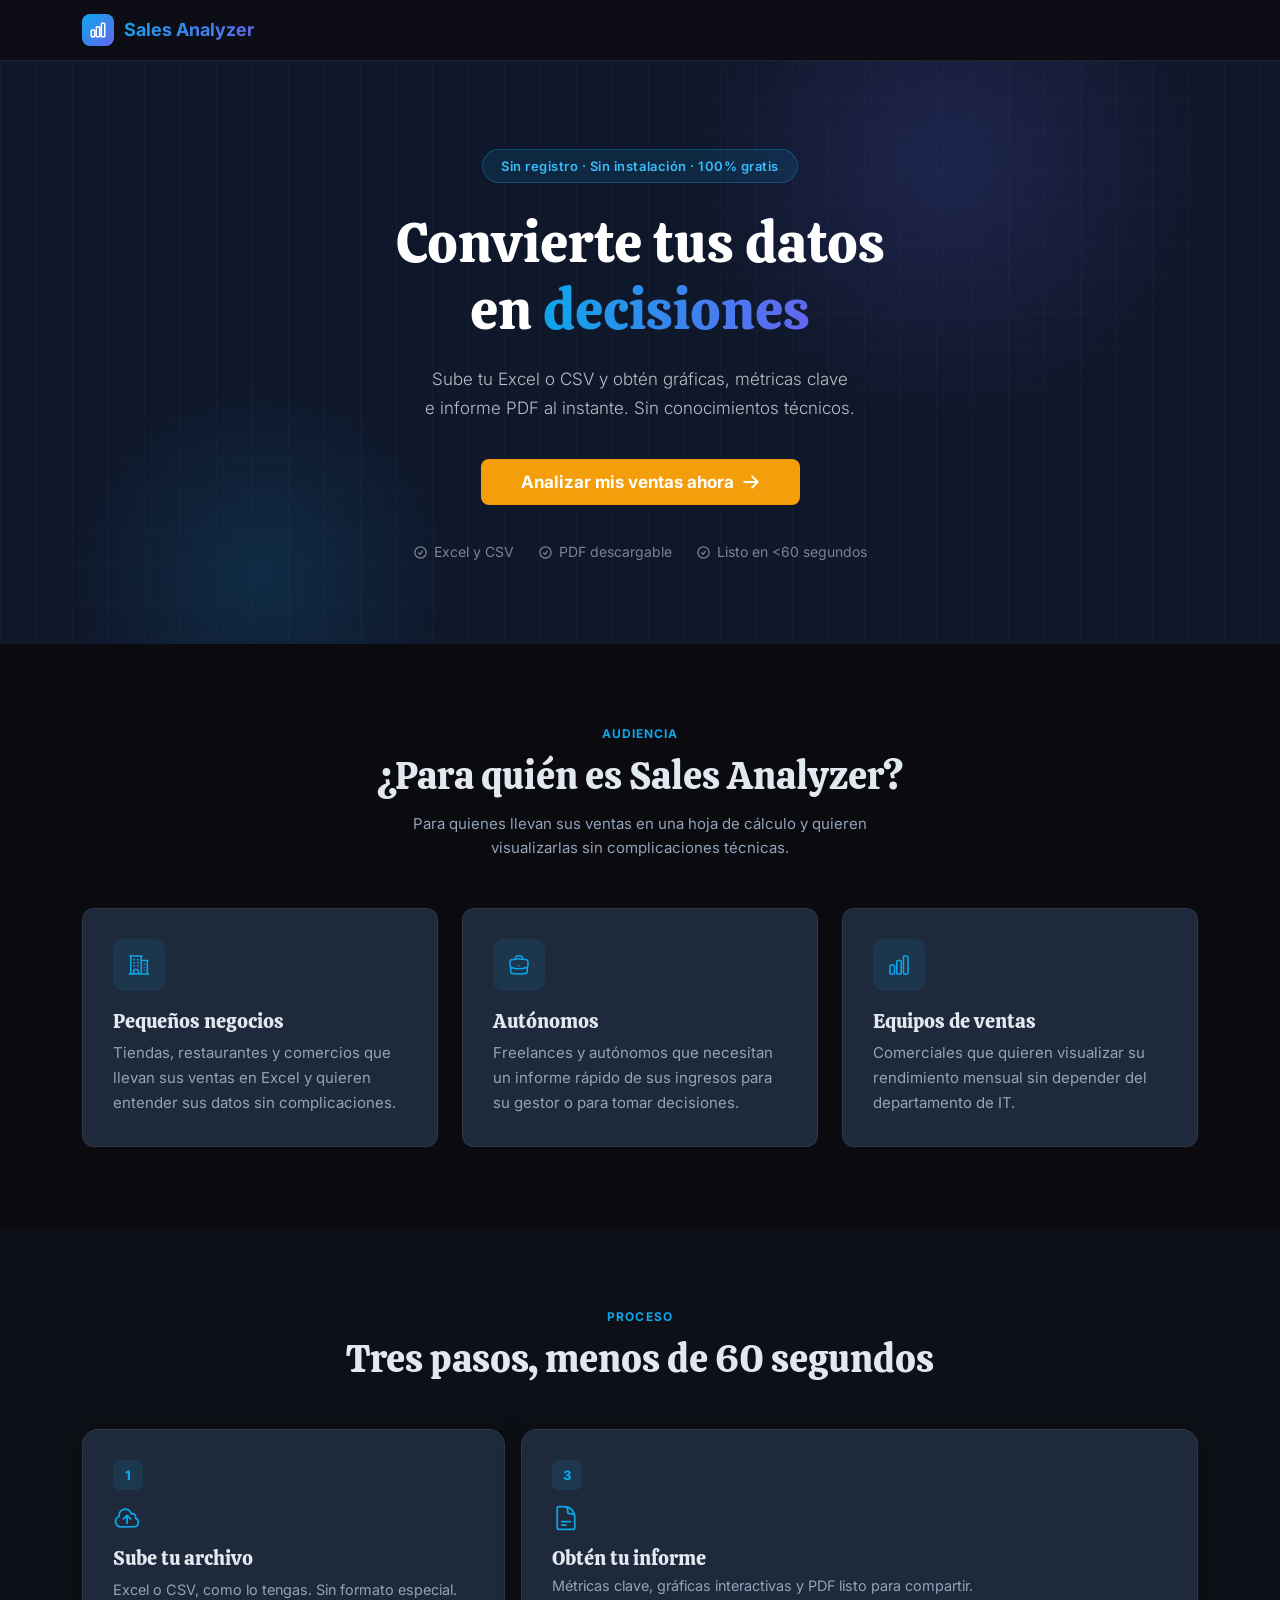
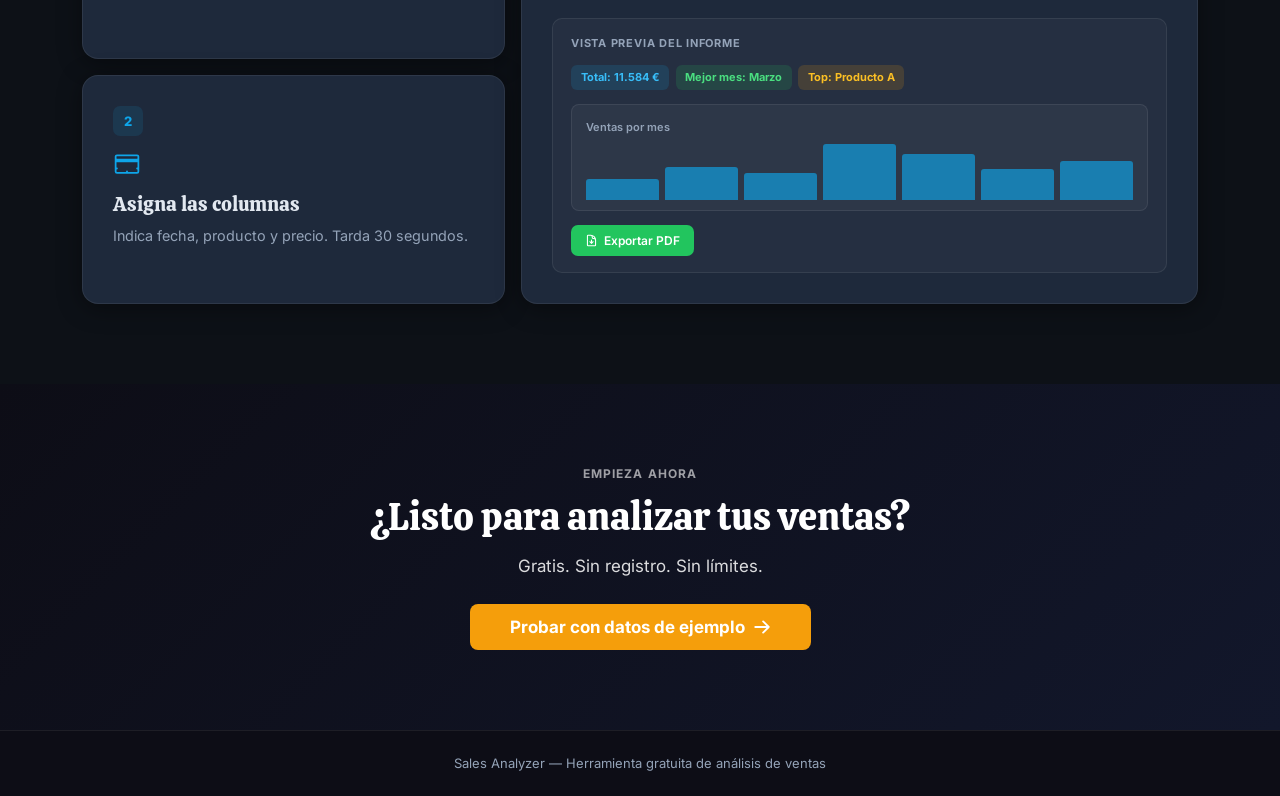
<file: templates/landing.html>
<!DOCTYPE html>
<html lang="es">
<head>
    <meta charset="UTF-8">
    <meta name="viewport" content="width=device-width, initial-scale=1.0">
    <title>Sales Analyzer — Analiza tus ventas en segundos</title>
    <link href="https://cdn.jsdelivr.net/npm/bootstrap@5.3.0/dist/css/bootstrap.min.css" rel="stylesheet">
    <link rel="stylesheet" href="/static/styles.css">
    <style>
        /* ── Dark Hero ─────────────────────────────────────── */
        .hero {
            background-color: #0f172a;
            background-image:
                linear-gradient(rgba(255,255,255,.025) 1px, transparent 1px),
                linear-gradient(90deg, rgba(255,255,255,.025) 1px, transparent 1px);
            background-size: 36px 36px;
            padding: 5.5rem 0 5rem;
            color: #fff;
            text-align: center;
            position: relative;
            overflow: hidden;
        }
        .hero::before {
            content: '';
            position: absolute;
            width: 560px; height: 560px;
            background: radial-gradient(circle, rgba(99,102,241,.18) 0%, transparent 65%);
            top: -180px; right: 4%;
            pointer-events: none;
        }
        .hero::after {
            content: '';
            position: absolute;
            width: 420px; height: 420px;
            background: radial-gradient(circle, rgba(14,165,233,.14) 0%, transparent 65%);
            bottom: -140px; left: 4%;
            pointer-events: none;
        }
        .hero__eyebrow {
            display: inline-block;
            background: rgba(14,165,233,.12);
            color: #38bdf8;
            border: 1px solid rgba(14,165,233,.3);
            border-radius: 99px;
            padding: .35rem 1.125rem;
            font-size: .8125rem;
            font-weight: 600;
            letter-spacing: .04em;
            margin-bottom: 1.625rem;
        }
        .hero h1 { font-size: clamp(2.375rem, 5.5vw, 3.5rem); margin-bottom: 1.375rem; color: #fff; }
        .hero h1 .accent-text {
            background: linear-gradient(90deg, #0ea5e9 0%, #6366f1 100%);
            -webkit-background-clip: text;
            -webkit-text-fill-color: transparent;
            background-clip: text;
        }
        .hero .lead { font-size: 1.0625rem; color: rgba(255,255,255,.72); max-width: 520px; margin: 0 auto 2.25rem; line-height: 1.7; }
        .trust-badge { color: rgba(255,255,255,.58); }

        /* ── Bento Grid ─────────────────────────────────────── */
        .bento-grid {
            display: grid;
            grid-template-columns: 1fr 1.6fr;
            grid-template-rows: 1fr 1fr;
            gap: 1rem;
        }
        .bento-card {
            background: var(--color-surface);
            border: 1px solid var(--color-border);
            border-radius: 16px;
            padding: 1.875rem;
            box-shadow: var(--shadow-card);
        }
        .bento-card--step1 { grid-column: 1; grid-row: 1; }
        .bento-card--step2 { grid-column: 1; grid-row: 2; }
        .bento-card--step3 { grid-column: 2; grid-row: 1 / 3; display: flex; flex-direction: column; }
        @media (max-width: 767px) {
            .bento-grid { grid-template-columns: 1fr; grid-template-rows: auto; }
            .bento-card--step3 { grid-column: 1; grid-row: auto; }
        }
        .bento-step-num {
            display: inline-flex;
            align-items: center; justify-content: center;
            width: 30px; height: 30px;
            background: var(--color-primary-light);
            color: var(--color-primary);
            border-radius: 7px;
            font-size: .8125rem; font-weight: 800;
            margin-bottom: .875rem;
        }

        /* ── Mock Report Preview ────────────────────────────── */
        .mock-report {
            background: rgba(255,255,255,.03);
            border: 1px solid rgba(255,255,255,.08);
            border-radius: 10px;
            padding: 1rem 1.125rem;
            flex: 1;
            margin-top: 1.25rem;
            pointer-events: none;
            user-select: none;
        }
        .mock-report__title {
            font-size: .6875rem; font-weight: 700;
            text-transform: uppercase; letter-spacing: .07em;
            color: var(--color-text-muted); margin-bottom: .75rem;
        }
        .mock-kpis { display: flex; gap: .4rem; flex-wrap: wrap; margin-bottom: .875rem; }
        .mock-kpi {
            padding: .3rem .6rem; border-radius: 6px;
            font-size: .6875rem; font-weight: 700; line-height: 1.4;
        }
        .mk-blue  { background: rgba(14,165,233,.15); color: #38bdf8; }
        .mk-green { background: rgba(34,197,94,.15);  color: #4ade80; }
        .mk-amber { background: rgba(245,158,11,.15); color: #fbbf24; }
        .mock-chart-wrap {
            background: rgba(255,255,255,.04); border: 1px solid rgba(255,255,255,.08);
            border-radius: 8px; padding: .875rem .875rem .625rem; margin-bottom: .875rem;
        }
        .mock-chart-lbl { font-size: .6875rem; color: var(--color-text-muted); font-weight: 600; margin-bottom: .5rem; }
        .mock-bars { display: flex; align-items: flex-end; gap: .375rem; height: 56px; }
        .mock-bar { flex: 1; background: var(--color-primary); border-radius: 3px 3px 0 0; opacity: .65; transition: height 0.6s ease; }
        .mock-export {
            display: inline-flex; align-items: center; gap: .375rem;
            background: var(--color-success); color: #fff;
            padding: .375rem .875rem; border-radius: 7px;
            font-size: .75rem; font-weight: 600;
        }

        @keyframes fadeInUp {
            from { opacity: 0; transform: translateY(24px); }
            to   { opacity: 1; transform: translateY(0); }
        }
        .anim { opacity: 0; animation: fadeInUp 0.6s ease forwards; }
        .anim-1 { animation-delay: 0.1s; }
        .anim-2 { animation-delay: 0.25s; }
        .anim-3 { animation-delay: 0.4s; }
        .anim-4 { animation-delay: 0.55s; }

        /* ── Scroll reveal ─────────────────────────────────── */
        .will-reveal {
            opacity: 0;
            transform: translateY(22px);
            transition: opacity 0.6s ease var(--reveal-delay, 0s),
                        transform 0.6s ease var(--reveal-delay, 0s);
        }
        .will-reveal.in-view { opacity: 1; transform: translateY(0); }
    </style>
</head>
<body>

    <!-- Navbar -->
    <nav class="sa-nav">
        <div class="container d-flex align-items-center justify-content-between">
            <a class="sa-nav__brand" href="/">
                <span class="nav-logo-icon" aria-hidden="true">
                    <svg width="18" height="18" fill="none" stroke="#fff" stroke-width="2" viewBox="0 0 24 24">
                        <path stroke-linecap="round" stroke-linejoin="round" d="M3 13.125C3 12.504 3.504 12 4.125 12h2.25c.621 0 1.125.504 1.125 1.125v6.75C7.5 20.496 6.996 21 6.375 21h-2.25A1.125 1.125 0 0 1 3 19.875v-6.75ZM9.75 8.625c0-.621.504-1.125 1.125-1.125h2.25c.621 0 1.125.504 1.125 1.125v11.25c0 .621-.504 1.125-1.125 1.125h-2.25a1.125 1.125 0 0 1-1.125-1.125V8.625ZM16.5 4.125c0-.621.504-1.125 1.125-1.125h2.25C20.496 3 21 3.504 21 4.125v15.75c0 .621-.504 1.125-1.125 1.125h-2.25a1.125 1.125 0 0 1-1.125-1.125V4.125Z"/>
                    </svg>
                </span>
                <span class="brand-text">Sales Analyzer</span>
            </a>
        </div>
    </nav>

    <!-- Hero -->
    <section class="hero">
        <div class="container" style="position:relative;z-index:1;">
            <div class="hero__eyebrow anim anim-1">Sin registro &middot; Sin instalación &middot; 100% gratis</div>
            <h1 class="anim anim-2">Convierte tus datos<br>en <span class="accent-text">decisiones</span></h1>
            <p class="lead anim anim-3">
                Sube tu Excel o CSV y obtén gráficas, métricas clave<br>
                e informe PDF al instante. Sin conocimientos técnicos.
            </p>
            <a href="/app" class="btn-sa btn-sa--accent anim anim-4">
                Analizar mis ventas ahora
                <svg class="sa-icon" width="18" height="18" fill="none" stroke="currentColor" stroke-width="2.5" viewBox="0 0 24 24" aria-hidden="true">
                    <path stroke-linecap="round" stroke-linejoin="round" d="M13.5 4.5 21 12m0 0-7.5 7.5M21 12H3"/>
                </svg>
            </a>
            <div class="trust-badges">
                <span class="trust-badge">
                    <svg class="sa-icon" width="15" height="15" fill="none" stroke="currentColor" stroke-width="2" viewBox="0 0 24 24" aria-hidden="true"><path stroke-linecap="round" stroke-linejoin="round" d="M9 12.75 11.25 15 15 9.75M21 12a9 9 0 1 1-18 0 9 9 0 0 1 18 0Z"/></svg>
                    Excel y CSV
                </span>
                <span class="trust-badge">
                    <svg class="sa-icon" width="15" height="15" fill="none" stroke="currentColor" stroke-width="2" viewBox="0 0 24 24" aria-hidden="true"><path stroke-linecap="round" stroke-linejoin="round" d="M9 12.75 11.25 15 15 9.75M21 12a9 9 0 1 1-18 0 9 9 0 0 1 18 0Z"/></svg>
                    PDF descargable
                </span>
                <span class="trust-badge">
                    <svg class="sa-icon" width="15" height="15" fill="none" stroke="currentColor" stroke-width="2" viewBox="0 0 24 24" aria-hidden="true"><path stroke-linecap="round" stroke-linejoin="round" d="M9 12.75 11.25 15 15 9.75M21 12a9 9 0 1 1-18 0 9 9 0 0 1 18 0Z"/></svg>
                    Listo en &lt;60 segundos
                </span>
            </div>
        </div>
    </section>

    <!-- Para quién es -->
    <section class="l-section">
        <div class="container">
            <div class="text-center mb-5">
                <span class="l-eyebrow">Audiencia</span>
                <h2 class="l-title">¿Para quién es Sales Analyzer?</h2>
                <p class="text-muted mx-auto" style="max-width:500px;font-size:.9375rem;">Para quienes llevan sus ventas en una hoja de cálculo y quieren visualizarlas sin complicaciones técnicas.</p>
            </div>
            <div class="row g-4">
                <div class="col-md-4">
                    <div class="feature-card">
                        <div class="feature-icon-wrap" aria-hidden="true">
                            <svg width="24" height="24" fill="none" stroke="currentColor" stroke-width="1.5" viewBox="0 0 24 24">
                                <path stroke-linecap="round" stroke-linejoin="round" d="M2.25 21h19.5m-18-18v18m10.5-18v18m6-13.5V21M6.75 6.75h.75m-.75 3h.75m-.75 3h.75m3-6h.75m-.75 3h.75m-.75 3h.75M6.75 21v-3.375c0-.621.504-1.125 1.125-1.125h2.25c.621 0 1.125.504 1.125 1.125V21M3 3h12m-.75 4.5H21m-3.75 3.75h.008v.008h-.008v-.008Zm0 3h.008v.008h-.008v-.008Zm0 3h.008v.008h-.008v-.008Z"/>
                            </svg>
                        </div>
                        <h5 class="mb-2">Pequeños negocios</h5>
                        <p class="text-muted mb-0" style="font-size:.9375rem;line-height:1.65;">Tiendas, restaurantes y comercios que llevan sus ventas en Excel y quieren entender sus datos sin complicaciones.</p>
                    </div>
                </div>
                <div class="col-md-4">
                    <div class="feature-card">
                        <div class="feature-icon-wrap" aria-hidden="true">
                            <svg width="24" height="24" fill="none" stroke="currentColor" stroke-width="1.5" viewBox="0 0 24 24">
                                <path stroke-linecap="round" stroke-linejoin="round" d="M20.25 14.15v4.25c0 1.094-.787 2.036-1.872 2.18-2.087.277-4.216.42-6.378.42s-4.291-.143-6.378-.42c-1.085-.144-1.872-1.086-1.872-2.18v-4.25m16.5 0a2.18 2.18 0 0 0 .75-1.661V8.706c0-1.081-.768-2.015-1.837-2.175a48.114 48.114 0 0 0-3.413-.387m4.5 8.006c-.194.165-.42.295-.673.38A23.978 23.978 0 0 1 12 15.75c-2.648 0-5.195-.429-7.577-1.22a2.016 2.016 0 0 1-.673-.38m0 0A2.18 2.18 0 0 1 3 12.489V8.706c0-1.081.768-2.015 1.837-2.175a48.111 48.111 0 0 1 3.413-.387m7.5 0V5.25A2.25 2.25 0 0 0 13.5 3h-3a2.25 2.25 0 0 0-2.25 2.25v.894m7.5 0a48.667 48.667 0 0 0-7.5 0M12 12.75h.008v.008H12v-.008Z"/>
                            </svg>
                        </div>
                        <h5 class="mb-2">Autónomos</h5>
                        <p class="text-muted mb-0" style="font-size:.9375rem;line-height:1.65;">Freelances y autónomos que necesitan un informe rápido de sus ingresos para su gestor o para tomar decisiones.</p>
                    </div>
                </div>
                <div class="col-md-4">
                    <div class="feature-card">
                        <div class="feature-icon-wrap" aria-hidden="true">
                            <svg width="24" height="24" fill="none" stroke="currentColor" stroke-width="1.5" viewBox="0 0 24 24">
                                <path stroke-linecap="round" stroke-linejoin="round" d="M3 13.125C3 12.504 3.504 12 4.125 12h2.25c.621 0 1.125.504 1.125 1.125v6.75C7.5 20.496 6.996 21 6.375 21h-2.25A1.125 1.125 0 0 1 3 19.875v-6.75ZM9.75 8.625c0-.621.504-1.125 1.125-1.125h2.25c.621 0 1.125.504 1.125 1.125v11.25c0 .621-.504 1.125-1.125 1.125h-2.25a1.125 1.125 0 0 1-1.125-1.125V8.625ZM16.5 4.125c0-.621.504-1.125 1.125-1.125h2.25C20.496 3 21 3.504 21 4.125v15.75c0 .621-.504 1.125-1.125 1.125h-2.25a1.125 1.125 0 0 1-1.125-1.125V4.125Z"/>
                            </svg>
                        </div>
                        <h5 class="mb-2">Equipos de ventas</h5>
                        <p class="text-muted mb-0" style="font-size:.9375rem;line-height:1.65;">Comerciales que quieren visualizar su rendimiento mensual sin depender del departamento de IT.</p>
                    </div>
                </div>
            </div>
        </div>
    </section>

    <!-- Cómo funciona — Bento Grid -->
    <section class="l-section l-section--muted">
        <div class="container">
            <div class="text-center mb-5">
                <span class="l-eyebrow">Proceso</span>
                <h2 class="l-title">Tres pasos, menos de 60 segundos</h2>
            </div>
            <div class="bento-grid">

                <!-- Step 1 -->
                <div class="bento-card bento-card--step1">
                    <div class="bento-step-num" aria-hidden="true">1</div>
                    <div style="color:var(--color-primary);margin-bottom:.875rem;" aria-hidden="true">
                        <svg width="28" height="28" fill="none" stroke="currentColor" stroke-width="1.5" viewBox="0 0 24 24">
                            <path stroke-linecap="round" stroke-linejoin="round" d="M12 16.5V9.75m0 0 3 3m-3-3-3 3M6.75 19.5a4.5 4.5 0 0 1-1.41-8.775 5.25 5.25 0 0 1 10.233-2.33 3 3 0 0 1 3.758 3.848A3.752 3.752 0 0 1 18 19.5H6.75Z"/>
                        </svg>
                    </div>
                    <h5 class="mb-2">Sube tu archivo</h5>
                    <p class="text-muted mb-0" style="font-size:.9rem;line-height:1.65;">Excel o CSV, como lo tengas. Sin formato especial.</p>
                </div>

                <!-- Step 2 -->
                <div class="bento-card bento-card--step2">
                    <div class="bento-step-num" aria-hidden="true">2</div>
                    <div style="color:var(--color-primary);margin-bottom:.875rem;" aria-hidden="true">
                        <svg width="28" height="28" fill="none" stroke="currentColor" stroke-width="1.5" viewBox="0 0 24 24">
                            <path stroke-linecap="round" stroke-linejoin="round" d="M3.375 19.5h17.25m-17.25 0a1.125 1.125 0 0 1-1.125-1.125M3.375 19.5h7.5c.621 0 1.125-.504 1.125-1.125m-9.75 0V5.625m0 12.75v-1.5c0-.621.504-1.125 1.125-1.125m18.375 2.625V5.625m0 12.75c0 .621-.504 1.125-1.125 1.125m1.125-1.125v-1.5c0-.621-.504-1.125-1.125-1.125m0 3.75h-7.5A1.125 1.125 0 0 1 12 18.375m9.75-12.75c0-.621-.504-1.125-1.125-1.125H3.375c-.621 0-1.125.504-1.125 1.125m19.5 0v1.5c0 .621-.504 1.125-1.125 1.125M2.25 5.625v1.5c0 .621.504 1.125 1.125 1.125m0 0h17.25m-17.25 0c-.621 0-1.125.504-1.125 1.125v1.5m18.375-2.625c.621 0 1.125.504 1.125 1.125v1.5m-1.125-1.125H3.375"/>
                        </svg>
                    </div>
                    <h5 class="mb-2">Asigna las columnas</h5>
                    <p class="text-muted mb-0" style="font-size:.9rem;line-height:1.65;">Indica fecha, producto y precio. Tarda 30 segundos.</p>
                </div>

                <!-- Step 3 — con mock del informe -->
                <div class="bento-card bento-card--step3">
                    <div class="bento-step-num" aria-hidden="true">3</div>
                    <div style="color:var(--color-primary);margin-bottom:.875rem;" aria-hidden="true">
                        <svg width="28" height="28" fill="none" stroke="currentColor" stroke-width="1.5" viewBox="0 0 24 24">
                            <path stroke-linecap="round" stroke-linejoin="round" d="M19.5 14.25v-2.625a3.375 3.375 0 0 0-3.375-3.375h-1.5A1.125 1.125 0 0 1 13.5 7.125v-1.5a3.375 3.375 0 0 0-3.375-3.375H8.25m0 12.75h7.5m-7.5 3H12M10.5 2.25H5.625c-.621 0-1.125.504-1.125 1.125v17.25c0 .621.504 1.125 1.125 1.125h12.75c.621 0 1.125-.504 1.125-1.125V11.25a9 9 0 0 0-9-9Z"/>
                        </svg>
                    </div>
                    <h5 class="mb-1">Obtén tu informe</h5>
                    <p class="text-muted" style="font-size:.9rem;line-height:1.65;margin-bottom:0;">Métricas clave, gráficas interactivas y PDF listo para compartir.</p>

                    <!-- Mock report preview -->
                    <div class="mock-report" aria-hidden="true">
                        <div class="mock-report__title">Vista previa del informe</div>
                        <div class="mock-kpis">
                            <div class="mock-kpi mk-blue">Total: 12.450 €</div>
                            <div class="mock-kpi mk-green">Mejor mes: Marzo</div>
                            <div class="mock-kpi mk-amber">Top: Producto A</div>
                        </div>
                        <div class="mock-chart-wrap">
                            <div class="mock-chart-lbl">Ventas por mes</div>
                            <div class="mock-bars">
                                <div class="mock-bar" data-h="38" style="height:0"></div>
                                <div class="mock-bar" data-h="60" style="height:0"></div>
                                <div class="mock-bar" data-h="48" style="height:0"></div>
                                <div class="mock-bar" data-h="100" style="height:0"></div>
                                <div class="mock-bar" data-h="82" style="height:0"></div>
                                <div class="mock-bar" data-h="55" style="height:0"></div>
                                <div class="mock-bar" data-h="70" style="height:0"></div>
                            </div>
                        </div>
                        <div class="mock-export">
                            <svg width="13" height="13" fill="none" stroke="currentColor" stroke-width="2" viewBox="0 0 24 24"><path stroke-linecap="round" stroke-linejoin="round" d="M19.5 14.25v-2.625a3.375 3.375 0 0 0-3.375-3.375h-1.5A1.125 1.125 0 0 1 13.5 7.125v-1.5a3.375 3.375 0 0 0-3.375-3.375H8.25m.75 12 3 3m0 0 3-3m-3 3v-6m-1.5-9H5.625c-.621 0-1.125.504-1.125 1.125v17.25c0 .621.504 1.125 1.125 1.125h12.75c.621 0 1.125-.504 1.125-1.125V11.25a9 9 0 0 0-9-9Z"/></svg>
                            Exportar PDF
                        </div>
                    </div>
                </div>

            </div>
        </div>
    </section>

    <!-- CTA Final -->
    <section class="l-section l-section--dark">
        <div class="container">
            <span class="l-eyebrow">Empieza ahora</span>
            <h2 class="l-title" style="color:#fff;">¿Listo para analizar tus ventas?</h2>
            <p class="mb-4" style="opacity:.85;font-size:1.0625rem;">Gratis. Sin registro. Sin límites.</p>
            <a href="/app" class="btn-sa btn-sa--accent">
                Probar con datos de ejemplo
                <svg class="sa-icon" width="18" height="18" fill="none" stroke="currentColor" stroke-width="2.5" viewBox="0 0 24 24" aria-hidden="true">
                    <path stroke-linecap="round" stroke-linejoin="round" d="M13.5 4.5 21 12m0 0-7.5 7.5M21 12H3"/>
                </svg>
            </a>
        </div>
    </section>

    <!-- Footer -->
    <footer class="sa-footer">
        <div class="container">
            Sales Analyzer &mdash; Herramienta gratuita de análisis de ventas
        </div>
    </footer>

<script>
(function () {
    // 1. Scroll reveal — feature cards, bento cards, CTA
    var revealObserver = new IntersectionObserver(function (entries) {
        entries.forEach(function (entry) {
            if (entry.isIntersecting) {
                entry.target.classList.add('in-view');
                revealObserver.unobserve(entry.target);
            }
        });
    }, { threshold: 0.15 });

    [
        { selector: '.feature-card',               baseDelay: 0.1,  step: 0.1  },
        { selector: '.bento-card',                 baseDelay: 0,    step: 0.15 },
        { selector: '.l-section--dark .container', baseDelay: 0,    step: 0    }
    ].forEach(function (group) {
        document.querySelectorAll(group.selector).forEach(function (el, i) {
            el.classList.add('will-reveal');
            el.style.setProperty('--reveal-delay', (group.baseDelay + i * group.step) + 's');
            revealObserver.observe(el);
        });
    });

    // 2. Bar grow animation
    var mockReport = document.querySelector('.mock-report');
    if (mockReport) {
        var barObserver = new IntersectionObserver(function (entries) {
            entries.forEach(function (entry) {
                if (entry.isIntersecting) {
                    entry.target.querySelectorAll('.mock-bar[data-h]').forEach(function (bar, i) {
                        setTimeout(function () { bar.style.height = bar.dataset.h + '%'; }, i * 80);
                    });
                    barObserver.unobserve(entry.target);
                }
            });
        }, { threshold: 0.3 });
        barObserver.observe(mockReport);
    }

    // 3. Counter 0 → 12.450 €
    var kpiEl = document.querySelector('.mock-kpi.mk-blue');
    if (kpiEl) {
        var counterObserver = new IntersectionObserver(function (entries) {
            entries.forEach(function (entry) {
                if (entry.isIntersecting) {
                    var target = 12450, duration = 1500, startTime = null;
                    function tick(now) {
                        if (!startTime) startTime = now;
                        var progress = Math.min((now - startTime) / duration, 1);
                        var eased = 1 - Math.pow(1 - progress, 3);
                        var value = Math.round(eased * target);
                        kpiEl.textContent = 'Total: ' + value.toLocaleString('es-ES') + ' €';
                        if (progress < 1) { requestAnimationFrame(tick); }
                    }
                    requestAnimationFrame(tick);
                    counterObserver.unobserve(entry.target);
                }
            });
        }, { threshold: 0.5 });
        counterObserver.observe(kpiEl);
    }
})();
</script>
</body>
</html>
</file>
<file: static/styles.css>
@import url('https://fonts.googleapis.com/css2?family=Calistoga&family=Inter:wght@300;400;500;600;700&display=swap');

/* ── Design Tokens ─────────────────────────────────────── */
:root {
    --color-primary:       #0ea5e9;
    --color-primary-dark:  #0284c7;
    --color-primary-light: rgba(14,165,233,.12);
    --color-secondary:     #6366f1;
    --color-accent:        #f59e0b;
    --color-accent-dark:   #d97706;
    --color-bg:            #0a0a0f;
    --color-surface:       #1e293b;
    --color-muted-bg:      #0d1117;
    --color-border:        rgba(255,255,255,.07);
    --color-text:          #e2e8f0;
    --color-text-muted:    #94a3b8;
    --color-success:       #22c55e;
    --color-danger:        #f87171;
    --radius-card:         12px;
    --shadow-card:         0 4px 24px rgba(0,0,0,.4);
    --shadow-hover:        0 8px 32px rgba(14,165,233,.15);
    --t-fast:              150ms ease;
    --t-normal:            250ms ease;
}

/* ── Base ──────────────────────────────────────────────── */
*, *::before, *::after { box-sizing: border-box; }

body {
    font-family: 'Inter', -apple-system, BlinkMacSystemFont, 'Segoe UI', sans-serif;
    background-color: var(--color-bg);
    color: var(--color-text);
    line-height: 1.6;
    -webkit-font-smoothing: antialiased;
}

h1, h2, h3, h4, h5, h6 {
    font-family: 'Calistoga', Georgia, serif;
    line-height: 1.2;
}

/* Bootstrap overrides for dark theme */
.text-muted { color: var(--color-text-muted) !important; }

.alert-success {
    background: rgba(34,197,94,.1) !important;
    border-color: rgba(34,197,94,.2) !important;
    color: #86efac !important;
}

/* ── Navbar ────────────────────────────────────────────── */
.sa-nav {
    background: #0d0d16;
    border-bottom: 1px solid rgba(255,255,255,.07);
    padding: 0.875rem 0;
    position: sticky;
    top: 0;
    z-index: 100;
}

.sa-nav__brand {
    font-family: 'Inter', sans-serif;
    font-size: 1.125rem;
    font-weight: 700;
    text-decoration: none;
    color: inherit;
    display: inline-flex;
    align-items: center;
    gap: 0.625rem;
}
.sa-nav__brand:hover { opacity: .85; }

.nav-logo-icon {
    width: 32px;
    height: 32px;
    border-radius: 8px;
    background: linear-gradient(135deg, #0ea5e9, #6366f1);
    display: inline-flex;
    align-items: center;
    justify-content: center;
    flex-shrink: 0;
}

.brand-text {
    background: linear-gradient(135deg, #0ea5e9, #6366f1);
    -webkit-background-clip: text;
    -webkit-text-fill-color: transparent;
    background-clip: text;
}

/* ── Buttons ───────────────────────────────────────────── */
.btn-sa {
    border: none;
    border-radius: 8px;
    font-weight: 600;
    cursor: pointer;
    display: inline-flex;
    align-items: center;
    gap: 0.5rem;
    text-decoration: none;
    line-height: 1;
    transition: opacity var(--t-fast), transform 100ms ease;
    padding: 0.65rem 1.375rem;
    font-size: 0.9375rem;
    font-family: 'Inter', sans-serif;
}
.btn-sa:active  { transform: scale(0.98); }
.btn-sa:disabled, .btn-sa[disabled] { opacity: 0.45; cursor: not-allowed; transform: none; pointer-events: none; }
.btn-sa:focus-visible { outline: 3px solid var(--color-primary); outline-offset: 2px; }

.btn-sa--primary {
    background: linear-gradient(135deg, #0ea5e9, #6366f1);
    color: #fff !important;
}
.btn-sa--primary:hover { opacity: .88; color: #fff; }

.btn-sa--accent { background: var(--color-accent); color: #fff !important; padding: 0.875rem 2.5rem; font-size: 1.0625rem; font-weight: 700; }
.btn-sa--accent:hover { background: var(--color-accent-dark); color: #fff; }

.btn-sa--success { background: var(--color-success); color: #fff !important; }
.btn-sa--success:hover { background: #16a34a; color: #fff; }

.btn-sa--ghost {
    background: transparent;
    color: var(--color-text) !important;
    border: 1.5px solid rgba(255,255,255,.15);
}
.btn-sa--ghost:hover {
    background: rgba(255,255,255,.05);
    border-color: rgba(255,255,255,.25);
}

/* ── Cards ─────────────────────────────────────────────── */
.sa-card {
    background: var(--color-surface);
    border: 1px solid var(--color-border);
    border-radius: var(--radius-card);
    box-shadow: var(--shadow-card);
    padding: 1.75rem;
}

/* ── Form ──────────────────────────────────────────────── */
.sa-field { margin-bottom: 1.25rem; }

.sa-label {
    display: block;
    font-size: 0.875rem;
    font-weight: 600;
    color: var(--color-text);
    margin-bottom: 0.375rem;
}

.sa-input,
.sa-select {
    width: 100%;
    padding: 0.625rem 0.875rem;
    border: 1.5px solid rgba(255,255,255,.1);
    border-radius: 8px;
    font-size: 0.9375rem;
    font-family: 'Inter', sans-serif;
    background: rgba(255,255,255,.04);
    color: var(--color-text);
    transition: border-color var(--t-fast), box-shadow var(--t-fast);
    line-height: 1.5;
}
.sa-input:hover, .sa-select:hover { border-color: rgba(255,255,255,.2); }
.sa-input:focus, .sa-select:focus {
    outline: none;
    border-color: var(--color-primary);
    box-shadow: 0 0 0 3px rgba(14,165,233,.15);
}

.sa-select {
    padding-right: 2.25rem;
    appearance: none;
    background-image: url("data:image/svg+xml,%3Csvg xmlns='http://www.w3.org/2000/svg' width='16' height='16' fill='none' stroke='%2394a3b8' stroke-width='2' viewBox='0 0 24 24'%3E%3Cpath stroke-linecap='round' stroke-linejoin='round' d='m19.5 8.25-7.5 7.5-7.5-7.5'/%3E%3C/svg%3E");
    background-repeat: no-repeat;
    background-position: right 0.75rem center;
    background-size: 16px;
    cursor: pointer;
}
.sa-select option {
    background: #1e293b;
    color: #e2e8f0;
}

.sa-helper {
    font-size: 0.8125rem;
    color: var(--color-text-muted);
    margin-top: 0.25rem;
}

.required-mark { color: var(--color-danger); margin-left: 2px; }

/* ── Alerts ────────────────────────────────────────────── */
.sa-alert {
    border-radius: 8px;
    padding: 0.875rem 1.125rem;
    font-size: 0.9375rem;
    display: flex;
    align-items: flex-start;
    gap: 0.625rem;
    margin-bottom: 1.25rem;
}
.sa-alert--danger {
    background: rgba(248,113,113,.1);
    border: 1px solid rgba(248,113,113,.25);
    color: #fca5a5;
}

/* ── File Upload Zone ──────────────────────────────────── */
.file-zone {
    border: 2px dashed rgba(255,255,255,.14);
    border-radius: var(--radius-card);
    padding: 2.5rem 1.5rem;
    text-align: center;
    background: rgba(14,165,233,.03);
    cursor: pointer;
    transition: border-color var(--t-fast), background var(--t-fast);
}
.file-zone:hover, .file-zone:focus-within {
    border-color: var(--color-primary);
    background: rgba(14,165,233,.06);
}
.file-zone input[type="file"] { cursor: pointer; }

.upload-icon-wrap {
    width: 64px;
    height: 64px;
    border-radius: 16px;
    background: rgba(14,165,233,.1);
    display: inline-flex;
    align-items: center;
    justify-content: center;
    margin-bottom: 1rem;
}

.format-badges {
    display: flex;
    justify-content: center;
    gap: 0.5rem;
    margin-top: 0.875rem;
}
.fmt-badge {
    background: rgba(255,255,255,.06);
    border: 1px solid rgba(255,255,255,.1);
    color: #94a3b8;
    border-radius: 6px;
    padding: 0.2rem 0.65rem;
    font-size: 0.75rem;
    font-weight: 600;
    font-family: 'Inter', sans-serif;
    letter-spacing: 0.04em;
}

.form-actions {
    display: flex;
    justify-content: flex-end;
    margin-top: 1.375rem;
}

.btn-upload {
    background: linear-gradient(135deg, #0ea5e9, #6366f1);
    color: #fff !important;
    border: none;
    border-radius: 10px;
    font-weight: 600;
    font-size: 0.9375rem;
    font-family: 'Inter', sans-serif;
    padding: 0.7rem 1.5rem;
    display: inline-flex;
    align-items: center;
    gap: 0.5rem;
    cursor: pointer;
    line-height: 1;
    transition: opacity 150ms ease, transform 100ms ease;
}
.btn-upload:hover  { opacity: .88; }
.btn-upload:active { transform: scale(.98); }
.btn-upload:disabled { opacity: .45; cursor: not-allowed; transform: none; }
.btn-upload:focus-visible { outline: 3px solid var(--color-primary); outline-offset: 2px; }

/* ── Step Indicator ────────────────────────────────────── */
.steps-indicator {
    display: flex;
    align-items: flex-start;
    justify-content: center;
    padding: 1.75rem 0 2rem;
}

.step {
    display: flex;
    flex-direction: column;
    align-items: center;
    gap: 0.375rem;
    min-width: 80px;
}

.step__circle {
    width: 36px;
    height: 36px;
    border-radius: 50%;
    display: flex;
    align-items: center;
    justify-content: center;
    font-weight: 700;
    font-size: 0.875rem;
    border: 2px solid rgba(255,255,255,.12);
    background: #1e293b;
    color: #475569;
    transition: all var(--t-fast);
}
.step__label {
    font-size: 0.6875rem;
    font-weight: 500;
    color: #64748b;
    text-align: center;
    line-height: 1.3;
    white-space: nowrap;
}
.step--active .step__circle {
    background: linear-gradient(135deg, #0ea5e9, #6366f1);
    border-color: transparent;
    color: #fff;
    box-shadow: 0 0 0 4px rgba(14,165,233,.15);
}
.step--active .step__label { color: var(--color-primary); font-weight: 700; }
.step--completed .step__circle {
    background: linear-gradient(135deg, #0ea5e9, #6366f1);
    border-color: transparent;
    color: #fff;
}
.step--completed .step__label { color: var(--color-primary); }

.step-connector {
    flex: 1;
    max-width: 72px;
    height: 2px;
    background: rgba(255,255,255,.07);
    margin-top: 17px;
    align-self: flex-start;
    transition: background var(--t-fast);
}
.step-connector--done { background: linear-gradient(90deg, #0ea5e9, #6366f1); }

/* ── KPI Cards ─────────────────────────────────────────── */
.kpi-card {
    background: var(--color-surface);
    border: 1px solid var(--color-border);
    border-radius: var(--radius-card);
    box-shadow: var(--shadow-card);
    padding: 1.125rem 1.25rem;
    display: flex;
    align-items: center;
    gap: 1rem;
    height: 100%;
}
.kpi-icon-wrap {
    width: 46px; height: 46px; min-width: 46px;
    border-radius: 10px;
    display: flex; align-items: center; justify-content: center;
}
.kpi-icon--blue  { background: rgba(14,165,233,.12); color: #38bdf8; }
.kpi-icon--green { background: rgba(34,197,94,.12);  color: #4ade80; }
.kpi-icon--amber { background: rgba(245,158,11,.12); color: #fbbf24; }
.kpi-icon--red   { background: rgba(248,113,113,.12); color: #f87171; }
.kpi-icon--slate { background: rgba(148,163,184,.1); color: #94a3b8; }
.kpi-label {
    font-size: 0.6875rem;
    font-weight: 700;
    text-transform: uppercase;
    letter-spacing: 0.07em;
    color: var(--color-text-muted);
    margin-bottom: 0.25rem;
}
.kpi-value {
    font-size: 1.375rem;
    font-weight: 700;
    color: var(--color-text);
    line-height: 1.2;
    font-family: 'Calistoga', serif;
    word-break: break-word;
}

/* ── Chart Card ────────────────────────────────────────── */
.chart-card {
    background: var(--color-surface);
    border: 1px solid var(--color-border);
    border-radius: var(--radius-card);
    box-shadow: var(--shadow-card);
    padding: 1.75rem;
    margin-bottom: 1.25rem;
}
.chart-card__title {
    font-size: 1rem;
    font-weight: 700;
    color: var(--color-text);
    margin-bottom: 1.25rem;
    font-family: 'Inter', sans-serif;
}

/* ── Page Layout ───────────────────────────────────────── */
.page-wrap { max-width: 860px; margin: 0 auto; padding: 0 1rem 4rem; }
.page-header { padding: 1.75rem 0 1.5rem; }
.page-header h1 { font-size: 1.75rem; margin-bottom: 0.25rem; color: var(--color-text); }
.page-header p { color: var(--color-text-muted); margin: 0; font-size: 0.9375rem; }

/* ── Landing: Hero ─────────────────────────────────────── */
.hero {
    background: linear-gradient(135deg, #0f172a 0%, #1e1040 100%);
    padding: 5rem 0 4.5rem;
    color: #fff;
    text-align: center;
}
.hero h1 {
    font-size: clamp(2.25rem, 5vw, 3.25rem);
    margin-bottom: 1.25rem;
}
.hero .lead {
    font-size: 1.0625rem;
    opacity: .9;
    max-width: 540px;
    margin: 0 auto 2rem;
    line-height: 1.7;
}
.trust-badges {
    display: flex;
    justify-content: center;
    gap: 1.5rem;
    flex-wrap: wrap;
    margin-top: 2.25rem;
}
.trust-badge {
    display: inline-flex;
    align-items: center;
    gap: 0.375rem;
    font-size: 0.875rem;
    opacity: .8;
}

/* ── Landing: Sections ─────────────────────────────────── */
.l-section { padding: 5rem 0; }
.l-section--muted { background: var(--color-muted-bg); }
.l-section--dark { background: linear-gradient(135deg, #0d0d16 0%, #12172b 100%); color: #fff; text-align: center; }
.l-eyebrow {
    font-size: 0.75rem;
    font-weight: 700;
    letter-spacing: 0.09em;
    text-transform: uppercase;
    color: var(--color-primary);
    margin-bottom: 0.625rem;
    display: block;
}
.l-section--dark .l-eyebrow { color: rgba(255,255,255,.6); }
.l-title { font-size: clamp(1.625rem, 3vw, 2.375rem); margin-bottom: 0.875rem; }

/* ── Landing: Feature Cards ────────────────────────────── */
.feature-card {
    background: var(--color-surface);
    border: 1px solid var(--color-border);
    border-radius: var(--radius-card);
    padding: 1.875rem;
    height: 100%;
    transition: box-shadow var(--t-normal), transform var(--t-normal);
}
.feature-card:hover { box-shadow: var(--shadow-hover); transform: translateY(-2px); }
.feature-icon-wrap {
    width: 52px; height: 52px;
    background: rgba(14,165,233,.1);
    border-radius: 10px;
    display: flex; align-items: center; justify-content: center;
    margin-bottom: 1.125rem;
    color: var(--color-primary);
}

/* ── Landing: How it works ─────────────────────────────── */
.step-num {
    width: 44px; height: 44px;
    background: linear-gradient(135deg, #0ea5e9, #6366f1);
    color: #fff;
    border-radius: 50%;
    display: flex; align-items: center; justify-content: center;
    font-family: 'Calistoga', serif;
    font-size: 1.125rem;
    margin: 0 auto 1.125rem;
}

/* ── Footer ────────────────────────────────────────────── */
.sa-footer {
    background: #0d0d16;
    border-top: 1px solid rgba(255,255,255,.07);
    padding: 1.375rem 0;
    text-align: center;
    font-size: 0.8125rem;
    color: var(--color-text-muted);
}

/* ── Misc ──────────────────────────────────────────────── */
.sa-icon { display: inline-block; vertical-align: middle; flex-shrink: 0; }
</file>
